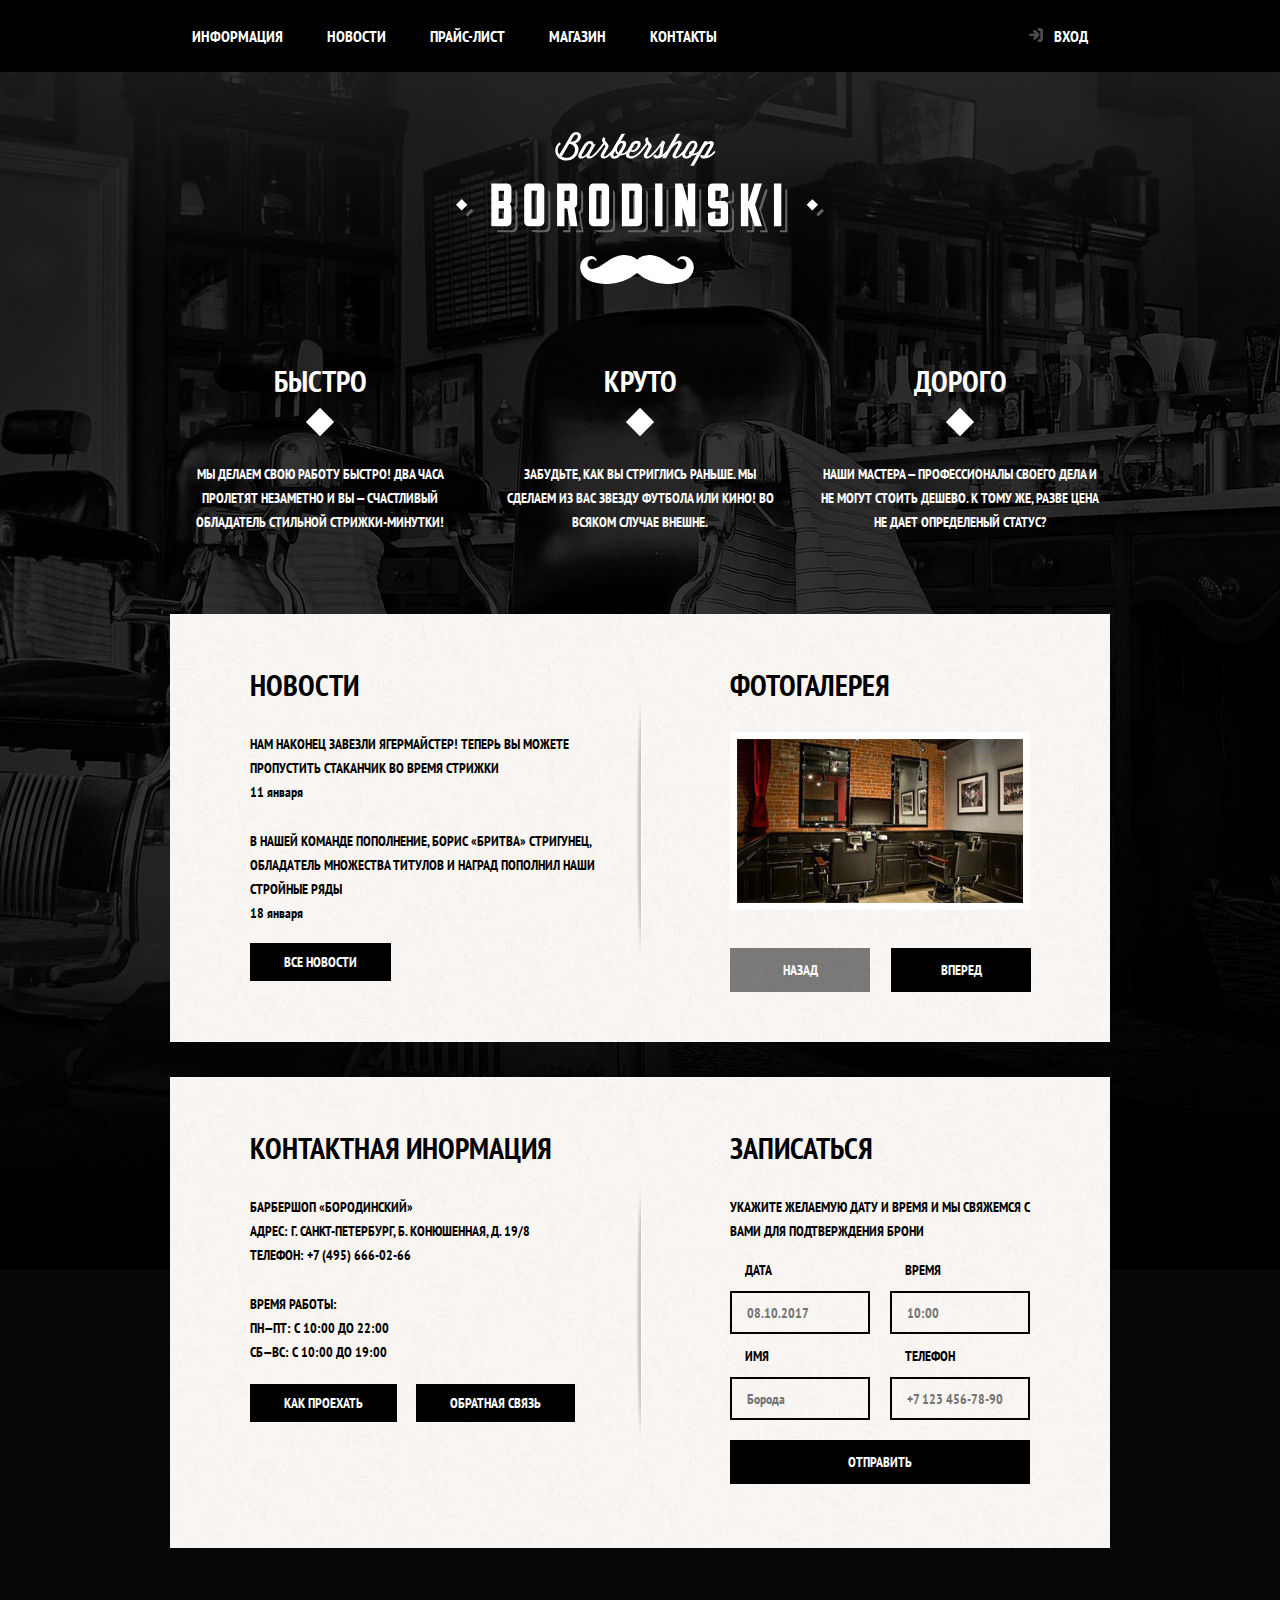
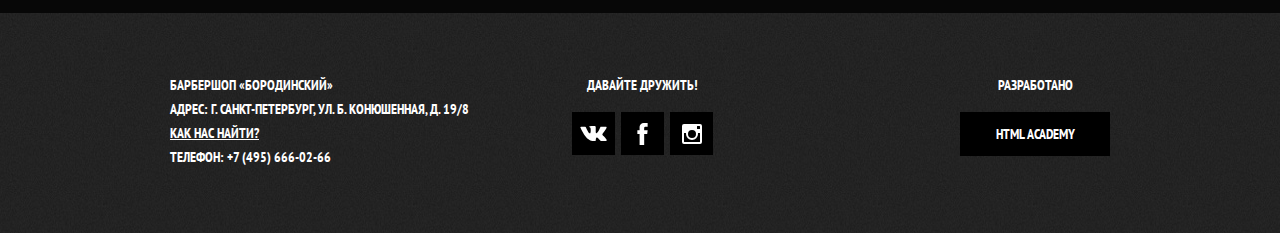
<file: index.html>
<!Doctype <!DOCTYPE html>
<html lang="ru">
<head>
    <meta charset="utf-8" />
    <link href="https://fonts.googleapis.com/css?family=PT+Sans+Narrow:400,700&amp;subset=cyrillic" rel="stylesheet">
    <link href="css/normalize.css" rel="stylesheet"> 
    <link href="css/style.css" rel="stylesheet">
    <title>Барбершоп «Бородинский»</title>
</head>
<body>
    <header class="main-header">
        <nav class="main-navigation">
            <a class="main-header-logo">
                <img src="img/index-logo.svg"  alt="логотип барбершопа"> <!-- width="368" height="153" -->
            </a>
            
            <div class="main-navigation-wrapper">
                <div class="container">
                    <ul class="site-navigation">
                        <li><a href="info.html">Информация</a></li>
                        <li><a href="news.html">Новости</a></li>
                        <li><a href="price.html">Прайс-лист</a></li>
                        <li><a href="catalog.html">Магазин</a></li>
                        <li><a href="contacts.html">Контакты</a></li>
                    </ul>
                    <ul class="user-navigation">
                        <li><a class="login-link" href="login.html">Вход</a></li>
                    </ul>
                </div>
            </div>
        </nav>
    </header>    

    <main class="container">

        <h1 class="visually-hidden">Барбершоп «Бородинский»</h1>

        <section class="features">
            <h2 class="visually-hidden">Преимущества</h2>
            <ul class="features-list">
                <li class="feature-item">
                    <h3>БЫСТРО</h3>
                    <p>МЫ ДЕЛАЕМ СВОЮ РАБОТУ БЫСТРО! ДВА ЧАСА ПРОЛЕТЯТ НЕЗАМЕТНО И ВЫ — СЧАСТЛИВЫЙ ОБЛАДАТЕЛЬ СТИЛЬНОЙ СТРИЖКИ-МИНУТКИ!</p>
                </li>
                <li class="feature-item">
                    <h3>КРУТО</h3>
                    <p>ЗАБУДЬТЕ, КАК ВЫ СТРИГЛИСЬ РАНЬШЕ. МЫ СДЕЛАЕМ ИЗ ВАС ЗВЕЗДУ ФУТБОЛА ИЛИ КИНО! ВО ВСЯКОМ СЛУЧАЕ ВНЕШНЕ.</p>
                </li>
                <li class="feature-item">
                    <h3>ДОРОГО</h3>
                    <p>НАШИ МАСТЕРА — ПРОФЕССИОНАЛЫ СВОЕГО ДЕЛА И НЕ МОГУТ СТОИТЬ ДЕШЕВО. К ТОМУ ЖЕ, РАЗВЕ ЦЕНА НЕ ДАЕТ ОПРЕДЕЛЕНЫЙ СТАТУС?</p>
                </li>
            </ul>
        </section>
        
        <div class="index-columns">
            <section class="news">
                <h2>НОВОСТИ</h2>
                <ul class="news-list">
                    <li class="news-item">
                        <p>НАМ НАКОНЕЦ ЗАВЕЗЛИ ЯГЕРМАЙСТЕР! ТЕПЕРЬ ВЫ МОЖЕТЕ ПРОПУСТИТЬ СТАКАНЧИК ВО ВРЕМЯ СТРИЖКИ</p>
                        <time datetime="2016-01-11">11 января</time>
                    </li>
                    <li class="news-item">
                        <p>В НАШЕЙ КОМАНДЕ ПОПОЛНЕНИЕ, БОРИС «БРИТВА» СТРИГУНЕЦ, ОБЛАДAТЕЛЬ МНОЖЕСТВА ТИТУЛОВ И НАГРАД ПОПОЛНИЛ НАШИ СТРОЙНЫЕ РЯДЫ</p>
                        <time datetime="2016-01-18">18 января</time>
                    </li>
                </ul>
                <a class="button" href="news.html">ВСЕ НОВОСТИ</a>
            </section>

            <section class="gallery">
                <h2>ФОТОГАЛЕРЕЯ</h2>
                <div class="gallery-container">
                    <figure class="gallery-content">
                        <a href="#"><img src="img/studio.jpg" alt="Интерьер"></a>
                    </figure>
                    <button class="button gallery-button gallery-button-back" type="button" disabled>Назад</button>
                    <button class="button gallery-button gallery-button-forward" type="button">Вперед</button>
                </div>
            </section>
        </div>
        
        <div class="index-columns">
            <section class="contacts">
                <h2>Контактная инормация</h2>
                <p>
                    БАРБЕРШОП «БОРОДИНСКИЙ»<br>
                    АДРЕС: Г. САНКТ-ПЕТЕРБУРГ, Б. КОНЮШЕННАЯ, Д. 19/8<br>
                    ТЕЛЕФОН: +7 (495) 666-02-66<br>   
                </p>
                <p>
                    ВРЕМЯ РАБОТЫ:<br>
                    ПН—ПТ: С 10:00 ДО 22:00<br>
                    СБ—ВС: С 10:00 ДО 19:00<br>
                </p>
                <a class="button contacts-button-map" href="map.html">Как проехать</a>
                <a class="button" href="contacts.html">ОБРАТНАЯ СВЯЗЬ</a>
            </section>
            
        
            <section class="appointment">
                <h2>ЗАПИСАТЬСЯ</h2>
                <p class="appointment-info">УКАЖИТЕ ЖЕЛАЕМУЮ ДАТУ И ВРЕМЯ И МЫ СВЯЖЕМСЯ С ВАМИ ДЛЯ ПОДТВЕРЖДЕНИЯ БРОНИ</p>
                <form class="appointment-form" action="https://echo.htmlacademy.ru" method="post">
                    <p class="appointment-item">
                        <label for="appointent-date">Дата</label>
                        <input type="text" name="date" id="appointment-date" value="" placeholder="08.10.2017">
                    </p>
                    <p class="appointment-item">
                        <label for="appointent-time">Время</label>
                        <input type="text" name="time" id="appointment-time" value="" placeholder="10:00">
                    </p>
                    <p class="appointment-item">
                        <label for="appointent-name">Имя</label>
                        <input type="text" name="name" id="appointment-name" value="" placeholder="Борода">
                    </p>
                    <p class="appointment-item">
                        <label for="appointent-tel">Телефон</label>
                        <input type="tel" name="tel" id="appointment-tel" value="" placeholder="+7 123 456-78-90">
                    </p>
                    <button class="button" type="submit">Отправить</button>
                </form>
            </section>
        </div>
    </main> 

   <footer class="main-footer"> 
       <div class="container">
            <p class="footer-contacts">
                БАРБЕРШОП «БОРОДИНСКИЙ»<br>
                АДРЕС: Г. САНКТ-ПЕТЕРБУРГ, УЛ. Б. КОНЮШЕННАЯ, Д. 19/8<br>
                <a href="map.html">КАК НАС НАЙТИ?</a><br>
                ТЕЛЕФОН: +7 (495) 666-02-66
            </p>
            <div class="footer-social">
                <b>ДАВАЙТЕ ДРУЖИТЬ!</b>
                <ul>
                    <li>
                        <a class="social-button" href="#">
                            <span class="visually-hidden">Вконтакте</span>
                            <svg xmlns="http://www.w3.org/2000/svg" width="27" height="15" viewBox="0 0 26.14 14.91">
                                <path d="M26 13.47l-.09-.17a13.55 13.55 0 0 0-2.6-3q-.87-.83-1.1-1.12A1 1 0 0 1 22 8a10.27 10.27 
                                0 0 1 1.22-1.78l.88-1.16q2.35-3.13 2-4L26 .94a.8.8 0 0 0-.4-.22 2.14 2.14 0 0 0-.87 0h-3.92a.51.51 
                                0 0 0-.27 0h-.3a.6.6 0 0 0-.15.14.93.93 0 0 0-.14.24 22.22 22.22 0 0 1-1.46 3.06q-.5.84-.93 1.46a7 
                                7 0 0 1-.71.91 4.94 4.94 0 0 1-.52.47q-.23.18-.35.15l-.23-.05a.9.9 0 0 1-.31-.33 1.49 1.49 0 0 
                                1-.16-.53V1.6a3.14 3.14 0 0 0 0-.62 2.12 2.12 0 0 0-.14-.44.73.73 0 0 0-.28-.33 1.57 1.57 0 0 0-.46-.18A9 
                                9 0 0 0 12.57 0a8.93 8.93 0 0 0-3.25.33 1.83 1.83 0 0 0-.52.41q-.25.3-.07.33a1.67 1.67 0 0 1 
                                1.16.59l.08.16a2.6 2.6 0 0 1 .19.63 6.32 6.32 0 0 1 .12 1 10.59 10.59 0 0 1 0 1.7q-.07.71-.13 
                                1.1a2.21 2.21 0 0 1-.18.64 2.69 2.69 0 0 1-.16.3l-.07.07a1 1 0 0 1-.37.07.86.86 0 0 1-.46-.19 3.27 
                                3.27 0 0 1-.56-.52 7 7 0 0 1-.66-.93q-.37-.6-.76-1.42l-.22-.39q-.2-.38-.56-1.11t-.62-1.43A.9.9 0 0 
                                0 5.2.9h-.07a.93.93 0 0 0-.22-.16A1.44 1.44 0 0 0 4.6.65L.87.68A1 1 0 0 0 .1.94L0 1a.44.44 0 0 0 0 
                                .22 1.08 1.08 0 0 0 .08.37Q.9 3.53 1.86 5.31t1.66 2.87Q4.23 9.27 5 10.24t1 1.24l.37.41.34.33a8.06 
                                8.06 0 0 0 1 .78 16.34 16.34 0 0 0 1.4.9 7.6 7.6 0 0 0 1.79.72 6.19 6.19 0 0 0 2 .22h1.57a1.08 1.08 
                                0 0 0 .72-.3l.05-.07a.9.9 0 0 0 .1-.25 1.38 1.38 0 0 0 0-.37 4.48 4.48 0 0 1 .09-1.05 2.77 2.77 0 0 
                                1 .23-.71 1.74 1.74 0 0 1 .29-.4 1.19 1.19 0 0 1 .23-.2h.11a.86.86 0 0 1 .77.21 4.52 4.52 0 0 1 
                                .83.79q.39.47.93 1.05a6.41 6.41 0 0 0 1 .87l.27.16a3.31 3.31 0 0 0 .71.3 1.53 1.53 0 0 0 
                                .76.07l3.48-.05a1.58 1.58 0 0 0 .8-.17.68.68 0 0 0 .34-.37 1.06 1.06 0 0 0 0-.46 1.71 1.71 0 0 0-.1-.36z" 
                                fill="#fff"/>
                            </svg>
                        </a>
                    </li>
                    <li>
                        <a class="social-button" href="#">
                            <span class="visually-hidden">Фейсбук</span>
                            <svg xmlns="http://www.w3.org/2000/svg" width="19" height="22" viewBox="0 0 10.15 21.74">
                                <path d="M3.34 1.12A4.77 4.77 0 0 1 6.53 0h3.61v3.81H7.81a1.07 1.07 0 0 0-1.09.83v2.55h3.42c-.08 
                                1.23-.24 2.45-.41 3.67h-3v10.87H2.21V10.86H0V7.21h2.19V3.66a3.83 3.83 0 0 1 1.15-2.54z" 
                                fill="#fff"/>
                            </svg>
                        </a>
                    </li>
                    <li>
                        <a class="social-button" href="#">
                            <span class="visually-hidden">Инстаграм</span>
                            <svg xmlns="http://www.w3.org/2000/svg" width="20" height="20" viewBox="0 0 20 20">
                                <path d="M18 0H2a2 2 0 0 0-2 2v16a2 2 0 0 0 2 2h16a2 2 0 0 0 2-2V2a2 2 0 0 0-2-2zm-8 
                                6a4 4 0 1 1-4 4 4 4 0 0 1 4-4zM2.5 18a.47.47 0 0 1-.5-.5V9h2.1a3.4 3.4 0 0 0-.1 1 6 
                                6 0 1 0 12 0 3.4 3.4 0 0 0-.1-1H18v8.5a.47.47 0 0 1-.5.5zM18 4.5a.47.47 0 0 1-.5.5h-2a.47.47 
                                0 0 1-.5-.5v-2a.47.47 0 0 1 .5-.5h2a.47.47 0 0 1 .5.5z" 
                                fill="#fff"/>
                            </svg>
                         </a></li>
                </ul>
            </div>
            <p class="footer-copyright">
                <b>Разработано</b>
                <a class="button" href="htmlacademy.ru">HTML ACADEMY</a>
            </p>
        </div>
    </footer>

    <section class="modal modal-login">
        <h2>Личный кабинет</h2>
        <p>Введите свой логин и пароль</p>
        <form class="login-form" action="https://echo.htmlacademy.ru" method="post">
          <p>
            <label class="visually-hidden" for="user-login">Логин</label>               
            <input class="login-icon-user" id="user-login" type="text" name="login" plasceholder="Логин">
          </p>  
          
          <p>
            <label class="visually-hidden" for="user-password">Пароль</label>               
            <input class="login-icon-password" id="user-password" type="password" name="password" plasceholder="Пароль">
          </p>
          
          <p class="login-help">
              <label class="login-checkbox">
                  <input type="checkbox" class="visually-hidden" name="remember">
                  <span class="checkbox-indicator"></span>
                  Запомните меня
              </label>
              <a href="#" class="restore">я забыл пароль</a>
          </p>
          <button type="submit" class="button">Войти</button>
        </form>
        <button class="modal-close" type="button">Закрыть</button>
    </section>

    <section class="modal modal-map">
            <h2 class="visually-hidden">Как до нас добраться</h2>
            <iframe src="https://www.google.com/maps/embed?pb=!1m18!1m12!1m3!1d1998.6037872533277!2d30.320858716096975!3d59.93871648187614!2m3!1f0!2f0!3f0!3m2!1i1024!2i768!4f13.1!3m3!1m2!1s0x4696310fca145cc1%3A0x42b32648d8238007!2z0JHQvtC70YzRiNCw0Y8g0JrQvtC90Y7RiNC10L3QvdCw0Y8g0YPQuy4sIDE5LzgsINCh0LDQvdC60YIt0J_QtdGC0LXRgNCx0YPRgNCzLCDQoNC-0YHRgdC40Y8sIDE5MTE4Ng!5e0!3m2!1sru!2sua!4v1547258274541" 
                width="766" height="561"  allowfullscreen></iframe>
            <p>
                <img src="img/map.jpg" width="766" height="561" alt="офис компании по адресу: улица Большая Конюшенная, дом 19/8, САНКТ-ПЕТЕРБУРГ">
            </p>
            <button class="modal-close" type="button">Закрыть</button>
    </section>

<script>
    var link = document.querySelector('.login-link');

    var popup = document.querySelector('.modal-login');

    var close = document.querySelector('.modal-close');

    var login = popup.querySelector('[name=login]');
    var password = popup.querySelector('[name=password]');

    var form = popup.querySelector('form');

    var isStorageSupport = true;
    var storage = '';

    try
        {
            storage = localStorage.getItem('login');
        }
    catch (err)
        {
            isStorageSupport = false;
        }

    link.addEventListener('click', function(evt){
        evt.preventDefault();
        popup.classList.add('modal-show');

        if (storage)
            {
                login.value = storage;
                password.focus();
            }
        else
            {
                login.focus();
            }
    });

    close.addEventListener('click', function(evt){
        evt.preventDefault();
        popup.classList.remove('modal-show');
        popup.classList.remove('modal-error');
    });

    window.addEventListener('keydown', function(evt)
    {
        if(evt.keyCode===27)
            {
                evt.preventDefault();
                if(popup.classList.contains('modal-show'))
                    {
                        popup.classList.remove('modal-show');
                        popup.classList.remove('modal-error');
                    }
            }
    });

    form.addEventListener('submit', function(evt)
        {
            if(!login.value||!password.value)
                {
                    evt.preventDefault();
                    popup.classList.remove('modal-error');
                    popup.offsetWidth = popup.offsetWidth;
                    popup.classList.add('modal-error');
                }
            else
                {
                    if(isStorageSupport)
                            {
                                localStorage.setItem('login',login.value);
                            }
                }
        });

   

    var mapLink = document.querySelector('.contacts-button-map');

    var mapPopUp = document.querySelector('.modal-map');

    var mapClose = mapPopUp.querySelector('.modal-close');

    mapLink.addEventListener('click', function(evt){
        evt.preventDefault();
            mapPopUp.classList.add('modal-show');
        });

    mapClose.addEventListener('click', function(evt){
        evt.preventDefault();
        mapPopUp.classList.remove('modal-show');
  
    });

    window.addEventListener('keydown', function(evt)
    {
        if(evt.keyCode===27)
            {
                evt.preventDefault();
                if(mapPopUp.classList.contains('modal-show'))
                    {
                        mapPopUp.classList.remove('modal-show');
                    }
            }
    });

</script>

</body>
</html>
</file>
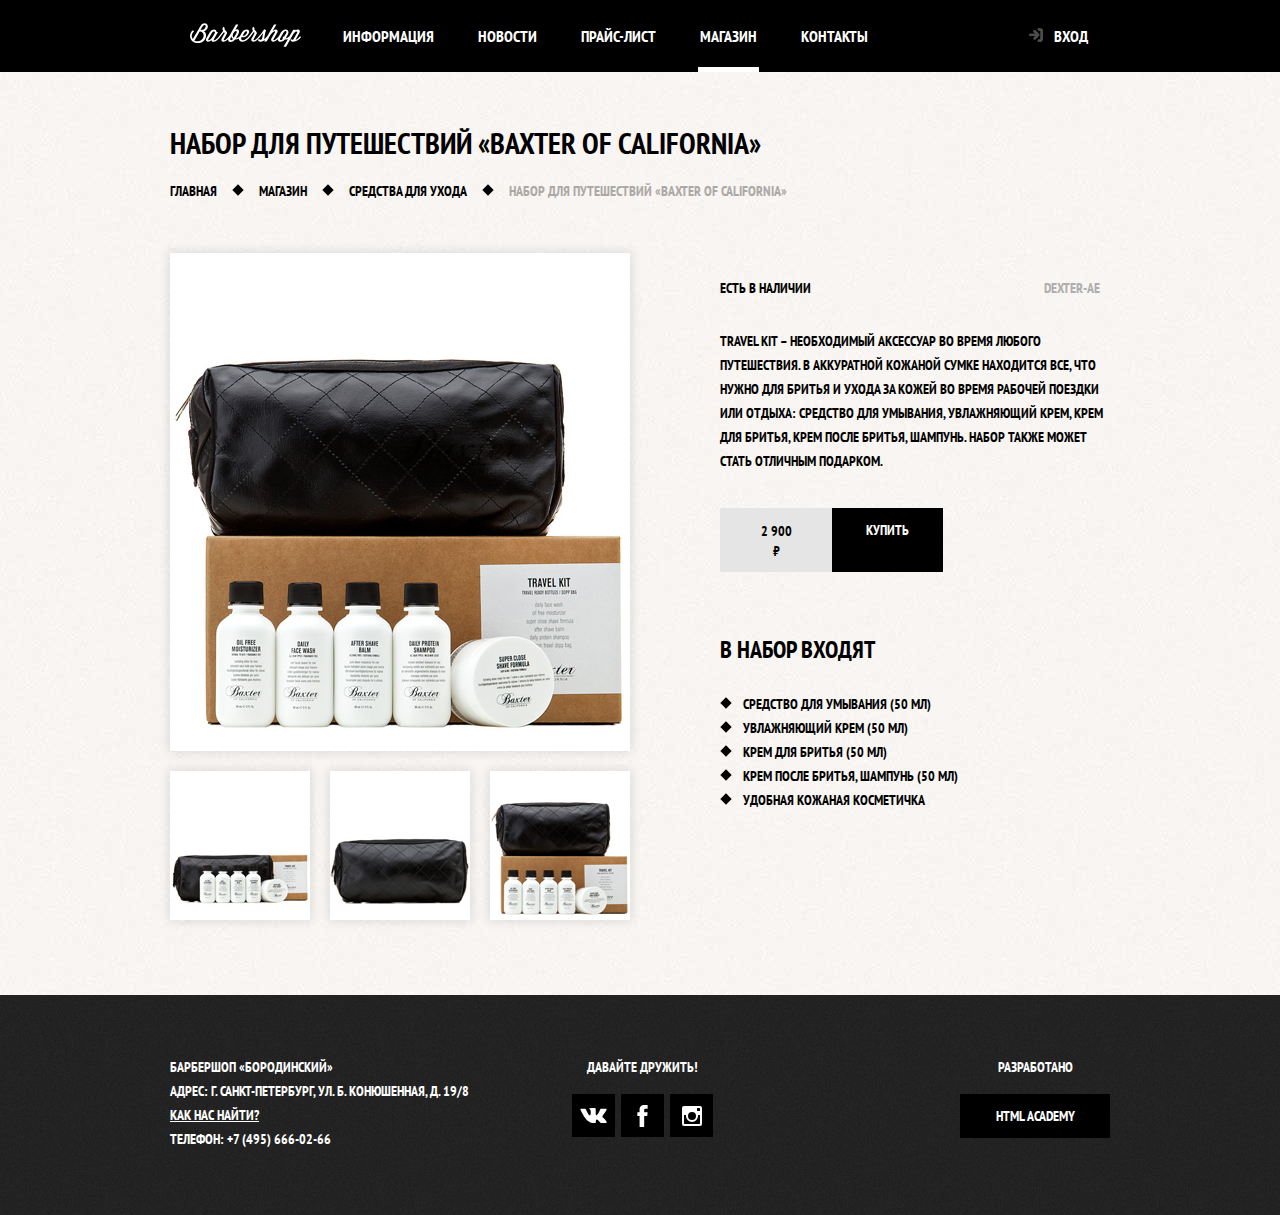
<file: item.html>
<!Doctype <!DOCTYPE html>
<html lang="ru">
<head>
    <meta charset="utf-8" />
    <link href="https://fonts.googleapis.com/css?family=PT+Sans+Narrow:400,700&amp;subset=cyrillic" rel="stylesheet"> 
    <link href="css/normalize.css" rel="stylesheet"> 
    <link href="css/style.css" rel="stylesheet">
    <title>Барбершоп «Бородинский»</title>
</head>

<body class="inner-page">
    
    <header class="main-header">
        <nav class="main-navigation container">
            <a class="main-header-logo" href="index.html">
                <img src="img/logo.svg" alt="логотип барбершопа"> 
                <!-- width="111" height="24"  -->
            </a>
            <ul class="site-navigation">
                <li><a href="info.html">ИНФОРМАЦИЯ</a></li>
                <li><a href="news.html">НОВОСТИ</a></li>
                <li><a href="price.html">ПРАЙС-ЛИСТ</a></li>
                <li class="site-navigation-current"><a href="catalog.html">МАГАЗИН</a></li>
                <li><a href="contacts.html">КОНТАКТЫ</a></li>
            </ul>
            <ul class="user-navigation">
                <li><a class="login-link" href="login.html">Вход</a></li>
            </ul>
        </nav>
    </header> 

    <main class="container">

        <h1 class="page-title">набор для путешествий «Baxter of California»</h1>
        
        <ul class="breadcrumbs">
            <li><a href="#">ГЛАВНАЯ</a></li>
            <li><a href="#">МАГАЗИН</a></li>
            <li><a href="#">СРЕДСТВА ДЛЯ УХОДА</a></li>
            <li class="breadcrumbs-current">набор для путешествий «Baxter of California»</li>
        </ul>

        <div class="catalog-columns">

        <section class="product-photos">
            <h2 class="visually-hidden">ИЗОБРАЖЕНИЯ ТОВАРА</h2>
            <p class="product-photo-full">
                <img src="img/product-big.jpg" width="460" height="498" alt="Общее фото товара">
            </p>
            <ul class="product-photo-preview">
                <li><img src="img/smallproduct-1.jpg" width="140" height="149" alt="фото в анфас"></li>
                <li><img src="img/smallproduct-2.jpg" width="140" height="149" alt="фото в профиль"></li>
                <li><img src="img/smallproduct-3.jpg" width="140" height="149" alt="фото отдельной части"></li>
            </ul>
        </section>

        <section class="product-info">
            <div class="product-description">
                <h2 class="visually-hidden">Описание товара</h2>
                <p class="product-availability">есть в наличии</p>
                <p class="product-article">DEXTER-AE</p>
            </div>
            <p class="product-text">Travel Kit – необходимый аксессуар во время любого путешествия. В аккуратной кожаной сумке находится все, что нужно для бритья и ухода за кожей во время рабочей поездки или отдыха: средство для умывания, увлажняющий крем, крем для бритья, крем после бритья, шампунь. Набор также может стать отличным подарком.</p>
            <p class="product-price">
                    <b>2 900 ₽</b>
                    <a class="button" href="#">КУПИТЬ</a>
                </p>
            
            <h3>В набор входят</h3>
            <ul>
                <li>Средство для умывания (50 мл)</li>
                <li>Увлажняющий крем (50 мл)</li>
                <li>Крем для бритья (50 мл)</li>
                <li>Крем после бритья, шампунь (50 мл)</li>
                <li>Удобная кожаная косметичка</li>
            </ul>
        </section>
        </div>
    </main>

    <footer class="main-footer"> 
            <div class="container">
                <p class="footer-contacts">
                    БАРБЕРШОП «БОРОДИНСКИЙ»<br>
                    АДРЕС: Г. САНКТ-ПЕТЕРБУРГ, УЛ. Б. КОНЮШЕННАЯ, Д. 19/8<br>
                    <a href="map.html">КАК НАС НАЙТИ?</a><br>
                    ТЕЛЕФОН: +7 (495) 666-02-66
                </p>
                <div class="footer-social">
                    <b>ДАВАЙТЕ ДРУЖИТЬ!</b>
                    <ul>
                        <li>
                            <a class="social-button" href="#">
                                <span class="visually-hidden">Вконтакте</span>
                                <svg xmlns="http://www.w3.org/2000/svg" width="27" height="15" viewBox="0 0 26.14 14.91">
                                    <path d="M26 13.47l-.09-.17a13.55 13.55 0 0 0-2.6-3q-.87-.83-1.1-1.12A1 1 0 0 1 22 8a10.27 10.27 
                                    0 0 1 1.22-1.78l.88-1.16q2.35-3.13 2-4L26 .94a.8.8 0 0 0-.4-.22 2.14 2.14 0 0 0-.87 0h-3.92a.51.51 
                                    0 0 0-.27 0h-.3a.6.6 0 0 0-.15.14.93.93 0 0 0-.14.24 22.22 22.22 0 0 1-1.46 3.06q-.5.84-.93 1.46a7 
                                    7 0 0 1-.71.91 4.94 4.94 0 0 1-.52.47q-.23.18-.35.15l-.23-.05a.9.9 0 0 1-.31-.33 1.49 1.49 0 0 
                                    1-.16-.53V1.6a3.14 3.14 0 0 0 0-.62 2.12 2.12 0 0 0-.14-.44.73.73 0 0 0-.28-.33 1.57 1.57 0 0 0-.46-.18A9 
                                    9 0 0 0 12.57 0a8.93 8.93 0 0 0-3.25.33 1.83 1.83 0 0 0-.52.41q-.25.3-.07.33a1.67 1.67 0 0 1 
                                    1.16.59l.08.16a2.6 2.6 0 0 1 .19.63 6.32 6.32 0 0 1 .12 1 10.59 10.59 0 0 1 0 1.7q-.07.71-.13 
                                    1.1a2.21 2.21 0 0 1-.18.64 2.69 2.69 0 0 1-.16.3l-.07.07a1 1 0 0 1-.37.07.86.86 0 0 1-.46-.19 3.27 
                                    3.27 0 0 1-.56-.52 7 7 0 0 1-.66-.93q-.37-.6-.76-1.42l-.22-.39q-.2-.38-.56-1.11t-.62-1.43A.9.9 0 0 
                                    0 5.2.9h-.07a.93.93 0 0 0-.22-.16A1.44 1.44 0 0 0 4.6.65L.87.68A1 1 0 0 0 .1.94L0 1a.44.44 0 0 0 0 
                                    .22 1.08 1.08 0 0 0 .08.37Q.9 3.53 1.86 5.31t1.66 2.87Q4.23 9.27 5 10.24t1 1.24l.37.41.34.33a8.06 
                                    8.06 0 0 0 1 .78 16.34 16.34 0 0 0 1.4.9 7.6 7.6 0 0 0 1.79.72 6.19 6.19 0 0 0 2 .22h1.57a1.08 1.08 
                                    0 0 0 .72-.3l.05-.07a.9.9 0 0 0 .1-.25 1.38 1.38 0 0 0 0-.37 4.48 4.48 0 0 1 .09-1.05 2.77 2.77 0 0 
                                    1 .23-.71 1.74 1.74 0 0 1 .29-.4 1.19 1.19 0 0 1 .23-.2h.11a.86.86 0 0 1 .77.21 4.52 4.52 0 0 1 
                                    .83.79q.39.47.93 1.05a6.41 6.41 0 0 0 1 .87l.27.16a3.31 3.31 0 0 0 .71.3 1.53 1.53 0 0 0 
                                    .76.07l3.48-.05a1.58 1.58 0 0 0 .8-.17.68.68 0 0 0 .34-.37 1.06 1.06 0 0 0 0-.46 1.71 1.71 0 0 0-.1-.36z" 
                                    fill="#fff"/>
                                </svg>
                            </a>
                        </li>
                        <li>
                            <a class="social-button" href="#">
                                <span class="visually-hidden">Фейсбук</span>
                                <svg xmlns="http://www.w3.org/2000/svg" width="19" height="22" viewBox="0 0 10.15 21.74">
                                    <path d="M3.34 1.12A4.77 4.77 0 0 1 6.53 0h3.61v3.81H7.81a1.07 1.07 0 0 0-1.09.83v2.55h3.42c-.08 
                                    1.23-.24 2.45-.41 3.67h-3v10.87H2.21V10.86H0V7.21h2.19V3.66a3.83 3.83 0 0 1 1.15-2.54z" 
                                    fill="#fff"/>
                                </svg>
                            </a>
                        </li>
                        <li>
                            <a class="social-button" href="#">
                                <span class="visually-hidden">Инстаграм</span>
                                <svg xmlns="http://www.w3.org/2000/svg" width="20" height="20" viewBox="0 0 20 20">
                                    <path d="M18 0H2a2 2 0 0 0-2 2v16a2 2 0 0 0 2 2h16a2 2 0 0 0 2-2V2a2 2 0 0 0-2-2zm-8 
                                    6a4 4 0 1 1-4 4 4 4 0 0 1 4-4zM2.5 18a.47.47 0 0 1-.5-.5V9h2.1a3.4 3.4 0 0 0-.1 1 6 
                                    6 0 1 0 12 0 3.4 3.4 0 0 0-.1-1H18v8.5a.47.47 0 0 1-.5.5zM18 4.5a.47.47 0 0 1-.5.5h-2a.47.47 
                                    0 0 1-.5-.5v-2a.47.47 0 0 1 .5-.5h2a.47.47 0 0 1 .5.5z" 
                                    fill="#fff"/>
                                </svg>
                            </a></li>
                    </ul>
                </div>
                <p class="footer-copyright">
                    <b>Разработано</b>
                    <a class="button" href="htmlacademy.ru">HTML ACADEMY</a>
                </p>
            </div>
            
    </footer>

<section class="modal modal-login">
    <h2>Личный кабинет</h2>
    <p>Введите свой логин и пароль</p>
    <form class="login-form" action="https://echo.htmlacademy.ru" method="post">
      <p>
        <label class="visually-hidden" for="user-login">Логин</label>               
        <input class="login-icon-user" id="user-login" type="text" name="login" plasceholder="Логин">
      </p>  
      
      <p>
        <label class="visually-hidden" for="user-password">Пароль</label>               
        <input class="login-icon-password" id="user-password" type="password" name="password" plasceholder="Пароль">
      </p>
      
      <p class="login-password-info">
          <label class="login-checkbox">
              <input type="checkbox" class="visually-hidden" name="reember">
              <span class="checkbox-indicator"></span>
              Запомните меня
          </label>
          <a href="#" class="restore">я забыл пароль</a>
      </p>
      <button type="submit" class="button">Войти</button>
      </form>
      <button class="modal-close" type="button">Закрыть</button>

</section>
<section class="map modal-map">
        <h2 class="visually-hidden">Как до нас добраться</h2>
        <img src="img/map.jpg" width="780" height="560" alt="офис компании по адресу: улица Большая Конюшенная, дом 19/8, САНКТ-ПЕТЕРБУРГ">
        <button class="modal-close" type="button">Закрыть</button>
</section>
</body>
</html>
</file>
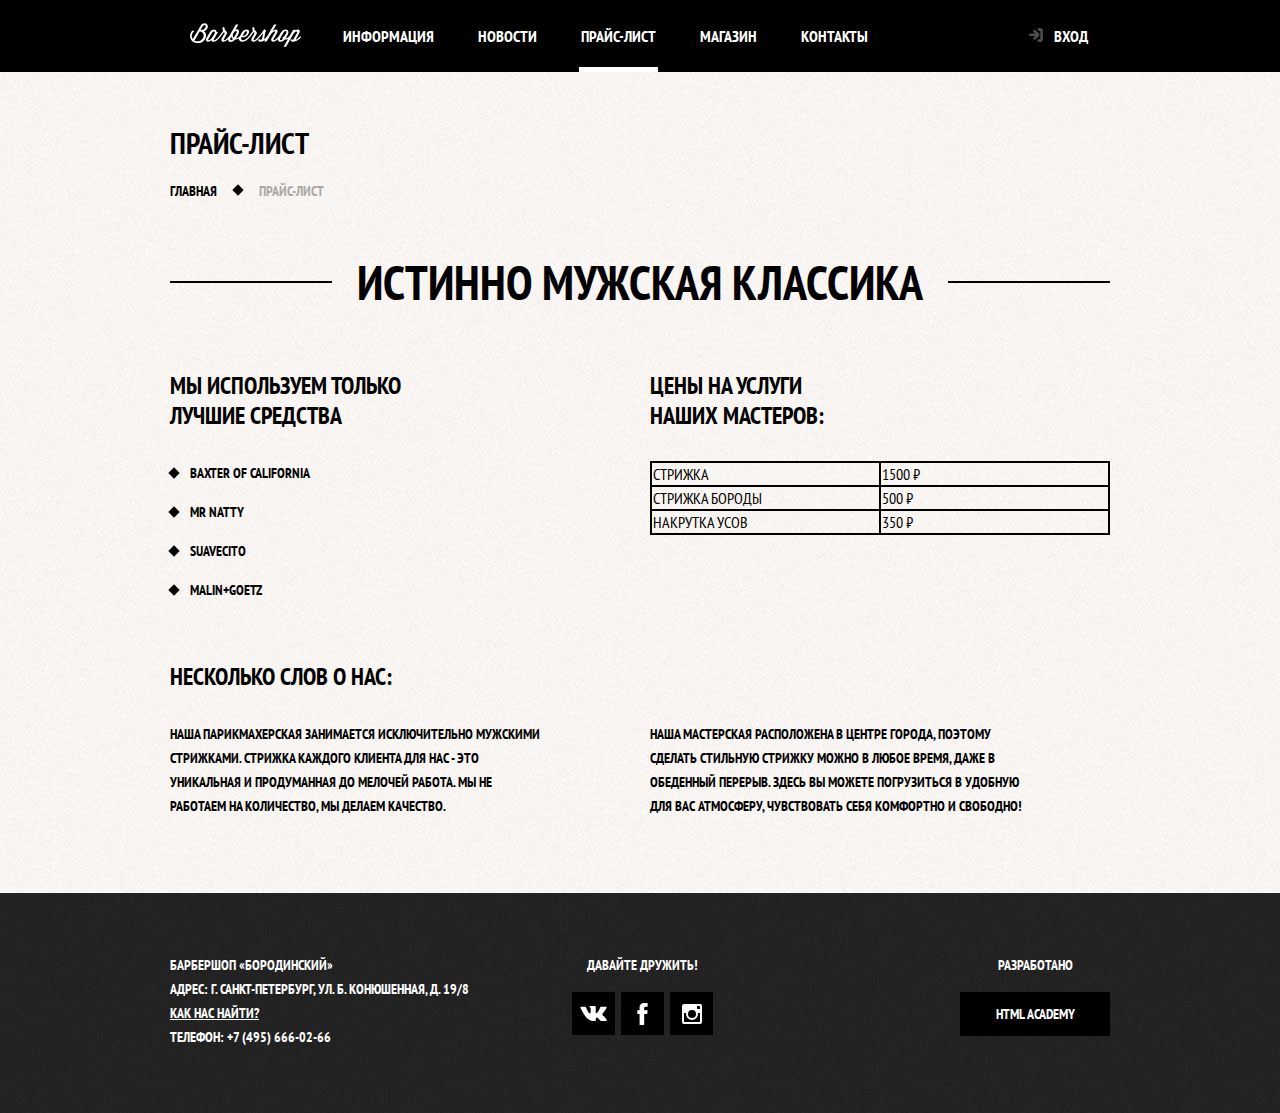
<file: price.html>
<!Doctype <!DOCTYPE html>
<html lang="ru">
<head>
    <meta charset="utf-8" />
    <link href="https://fonts.googleapis.com/css?family=PT+Sans+Narrow:400,700&amp;subset=cyrillic" rel="stylesheet">
    <link href="css/normalize.css" rel="stylesheet"> 
    <link href="css/style.css" rel="stylesheet">
    <title>Барбершоп «Бородинский»</title>
</head>
<body class="inner-page">

        <header class="main-header">
        <nav class="main-navigation container">
            <a class="main-header-logo" href="index.html">
                <img src="img/logo.svg" alt="логотип барбершопа"> 
                <!-- width="111" height="24"  -->
            </a>
            <ul class="site-navigation">
                <li><a href="info.html">ИНФОРМАЦИЯ</a></li>
                <li><a href="news.html">НОВОСТИ</a></li>
                <li  class="site-navigation-current"><a href="price.html">ПРАЙС-ЛИСТ</a></li>
                <li><a href="catalog.html">МАГАЗИН</a></li>
                <li><a href="contacts.html">КОНТАКТЫ</a></li>
            </ul>
            <ul class="user-navigation">
                <li><a class="login-link" href="login.html">Вход</a></li>
            </ul>
        </nav>
    </header> 

    <main class="container">

        <h1 class="page-title">Прайс-лист</h1>

        <div class="inner-page-container">
            <ul class="breadcrumbs">
                <li><a href="#">ГЛАВНАЯ</a></li>
                <li class="breadcrumbs-current">Прайс-лист</li>
            </ul>
        </div>

        <section class="inner-content">
            <h2 class="big-heading">ИСТИННО МУЖСКАЯ КЛАССИКА</h2>
            
            <div class="inner-columns">
                <div class="inner-column-left">
                    <h2>Мы используем только<br> лучшие средства</h2>
                    <ul class="custom-list-1">
                        <li>Baxter of California</li>
                        <li>Mr Natty</li>
                        <li>Suavecito</li>
                        <li>Malin+Goetz</li>
                    </ul>
                </div>
                
                <div class="inner-column-right">
                    <h2>Цены на услуги<br> наших мастеров:</h2>
                    <table class="custom-table-1">
                        <tr>
                            <td>Стрижка</td>
                            <td>1500 ₽</td>
                        </tr>
                        <tr>
                            <td>Стрижка бороды</td>
                            <td>500 ₽</td>
                        </tr>
                        <tr>
                            <td>Накрутка усов</td>
                            <td>350 ₽</td>
                        </tr>
                    </table>
                </div>
            </div>

            <div class="inner-columns">
                <h2>Несколько слов о нас:</h2>
                <div class="inner-column-left">
                    <p class="short-text">Наша парикмахерская занимается исключительно мужскими стрижками. 
                        Стрижка каждого клиента для нас - это уникальная и продуманная до мелочей работа. 
                        Мы не работаем на количество, мы делаем качество.</p>
                </div>
                <div class="inner-column-right">
                    <p class="short-text">Наша мастерская расположена в центре города, поэтому сделать стильную стрижку можно 
                        в любое время, даже в обеденный перерыв. Здесь вы можете погрузиться в удобную для 
                        вас атмосферу, чувствовать себя комфортно и свободно!</p>
                </div>
            </div>               
        </section>
    </main>

   <footer class="main-footer"> 
       <div class="container">
            <p class="footer-contacts">
                БАРБЕРШОП «БОРОДИНСКИЙ»<br>
                АДРЕС: Г. САНКТ-ПЕТЕРБУРГ, УЛ. Б. КОНЮШЕННАЯ, Д. 19/8<br>
                <a href="map.html">КАК НАС НАЙТИ?</a><br>
                ТЕЛЕФОН: +7 (495) 666-02-66
            </p>
            <div class="footer-social">
                <b>ДАВАЙТЕ ДРУЖИТЬ!</b>
                <ul>
                    <li>
                        <a class="social-button" href="#">
                            <span class="visually-hidden">Вконтакте</span>
                            <svg xmlns="http://www.w3.org/2000/svg" width="27" height="15" viewBox="0 0 26.14 14.91">
                                <path d="M26 13.47l-.09-.17a13.55 13.55 0 0 0-2.6-3q-.87-.83-1.1-1.12A1 1 0 0 1 22 8a10.27 10.27 
                                0 0 1 1.22-1.78l.88-1.16q2.35-3.13 2-4L26 .94a.8.8 0 0 0-.4-.22 2.14 2.14 0 0 0-.87 0h-3.92a.51.51 
                                0 0 0-.27 0h-.3a.6.6 0 0 0-.15.14.93.93 0 0 0-.14.24 22.22 22.22 0 0 1-1.46 3.06q-.5.84-.93 1.46a7 
                                7 0 0 1-.71.91 4.94 4.94 0 0 1-.52.47q-.23.18-.35.15l-.23-.05a.9.9 0 0 1-.31-.33 1.49 1.49 0 0 
                                1-.16-.53V1.6a3.14 3.14 0 0 0 0-.62 2.12 2.12 0 0 0-.14-.44.73.73 0 0 0-.28-.33 1.57 1.57 0 0 0-.46-.18A9 
                                9 0 0 0 12.57 0a8.93 8.93 0 0 0-3.25.33 1.83 1.83 0 0 0-.52.41q-.25.3-.07.33a1.67 1.67 0 0 1 
                                1.16.59l.08.16a2.6 2.6 0 0 1 .19.63 6.32 6.32 0 0 1 .12 1 10.59 10.59 0 0 1 0 1.7q-.07.71-.13 
                                1.1a2.21 2.21 0 0 1-.18.64 2.69 2.69 0 0 1-.16.3l-.07.07a1 1 0 0 1-.37.07.86.86 0 0 1-.46-.19 3.27 
                                3.27 0 0 1-.56-.52 7 7 0 0 1-.66-.93q-.37-.6-.76-1.42l-.22-.39q-.2-.38-.56-1.11t-.62-1.43A.9.9 0 0 
                                0 5.2.9h-.07a.93.93 0 0 0-.22-.16A1.44 1.44 0 0 0 4.6.65L.87.68A1 1 0 0 0 .1.94L0 1a.44.44 0 0 0 0 
                                .22 1.08 1.08 0 0 0 .08.37Q.9 3.53 1.86 5.31t1.66 2.87Q4.23 9.27 5 10.24t1 1.24l.37.41.34.33a8.06 
                                8.06 0 0 0 1 .78 16.34 16.34 0 0 0 1.4.9 7.6 7.6 0 0 0 1.79.72 6.19 6.19 0 0 0 2 .22h1.57a1.08 1.08 
                                0 0 0 .72-.3l.05-.07a.9.9 0 0 0 .1-.25 1.38 1.38 0 0 0 0-.37 4.48 4.48 0 0 1 .09-1.05 2.77 2.77 0 0 
                                1 .23-.71 1.74 1.74 0 0 1 .29-.4 1.19 1.19 0 0 1 .23-.2h.11a.86.86 0 0 1 .77.21 4.52 4.52 0 0 1 
                                .83.79q.39.47.93 1.05a6.41 6.41 0 0 0 1 .87l.27.16a3.31 3.31 0 0 0 .71.3 1.53 1.53 0 0 0 
                                .76.07l3.48-.05a1.58 1.58 0 0 0 .8-.17.68.68 0 0 0 .34-.37 1.06 1.06 0 0 0 0-.46 1.71 1.71 0 0 0-.1-.36z" 
                                fill="#fff"/>
                            </svg>
                        </a>
                    </li>
                    <li>
                        <a class="social-button" href="#">
                            <span class="visually-hidden">Фейсбук</span>
                            <svg xmlns="http://www.w3.org/2000/svg" width="19" height="22" viewBox="0 0 10.15 21.74">
                                <path d="M3.34 1.12A4.77 4.77 0 0 1 6.53 0h3.61v3.81H7.81a1.07 1.07 0 0 0-1.09.83v2.55h3.42c-.08 
                                1.23-.24 2.45-.41 3.67h-3v10.87H2.21V10.86H0V7.21h2.19V3.66a3.83 3.83 0 0 1 1.15-2.54z" 
                                fill="#fff"/>
                            </svg>
                        </a>
                    </li>
                    <li>
                        <a class="social-button" href="#">
                            <span class="visually-hidden">Инстаграм</span>
                            <svg xmlns="http://www.w3.org/2000/svg" width="20" height="20" viewBox="0 0 20 20">
                                <path d="M18 0H2a2 2 0 0 0-2 2v16a2 2 0 0 0 2 2h16a2 2 0 0 0 2-2V2a2 2 0 0 0-2-2zm-8 
                                6a4 4 0 1 1-4 4 4 4 0 0 1 4-4zM2.5 18a.47.47 0 0 1-.5-.5V9h2.1a3.4 3.4 0 0 0-.1 1 6 
                                6 0 1 0 12 0 3.4 3.4 0 0 0-.1-1H18v8.5a.47.47 0 0 1-.5.5zM18 4.5a.47.47 0 0 1-.5.5h-2a.47.47 
                                0 0 1-.5-.5v-2a.47.47 0 0 1 .5-.5h2a.47.47 0 0 1 .5.5z" 
                                fill="#fff"/>
                            </svg>
                         </a></li>
                </ul>
            </div>
            <p class="footer-copyright">
                <b>Разработано</b>
                <a class="button" href="htmlacademy.ru">HTML ACADEMY</a>
            </p>
        </div>
    </footer>

    <section class="modal modal-login">
        <h2>Личный кабинет</h2>
        <p>Введите свой логин и пароль</p>
        <form class="login-form" action="https://echo.htmlacademy.ru" method="post">
          <p>
            <label class="visually-hidden" for="user-login">Логин</label>               
            <input class="login-icon-user" id="user-login" type="text" name="login" plasceholder="Логин">
          </p>  
          
          <p>
            <label class="visually-hidden" for="user-password">Пароль</label>               
            <input class="login-icon-password" id="user-password" type="password" name="password" plasceholder="Пароль">
          </p>
          
          <p class="login-help">
              <label class="login-checkbox">
                  <input type="checkbox" class="visually-hidden" name="remember">
                  <span class="checkbox-indicator"></span>
                  Запомните меня
              </label>
              <a href="#" class="restore">я забыл пароль</a>
          </p>
          <button type="submit" class="button">Войти</button>
        </form>
        <button class="modal-close" type="button">Закрыть</button>
    </section>
</body>
</html>
</file>
<file: css/style.css>
body {
    margin: 0;
    padding: 0;

    font-family: 'PT Sans Narrow', Arial, sans-serif;
    font-size: 14px;
    line-height: 24px;
    font-weight: 700;
    color: #ffffff;
    text-transform: uppercase;

    background-color: #000000;
    background-image: url("../img/bg.jpg");
    background-position: top center;
    background-repeat: no-repeat;
}

.inner-page{
    color: #000000;

    background-color: #f8f5f2;
    background-image: url("../img/pattern-light.jpg");
    background-position: 0 0;
    background-repeat: repeat;
}

.inner-page .main-header{
    margin-bottom: 50px;
    background-color: #000000;
}

.main-navigation{
    font-size: 16px;
    line-height: 20px;
    color: #ffffff;
    
    display: flex;
    flex-direction: column;
    align-items: center;

    background-color: transparent;
}

.inner-page .main-navigation{
    display: flex;
    align-items: flex-start;
    flex-direction: row;
}

.inner-page .user-navigation{
    margin-left: auto;
}

.main-header-logo{
    width:368px;
    height: 153px;
      
    order: 2;
}

.inner-page .main-header-logo{
    order: 0;
    width: 111; 
    height: 24;

    padding: 23px 20px;
}

.inner-content{
    margin-bottom: 75px;
}

.inner-content h2{
    margin-top: 60px;
    margin-bottom: 30px;

    font-size: 24px;
    line-height: 30px;
}

.inner-content h3{
    margin-top: 60px;
    margin-bottom: 30px;

    font-size: 20px;
    line-height: 24px;
}

.inner-content h2+h3{
    margin-top: 30px;
}

.inner-content p{
    margin: 14px 0;
}

.inner-content td{
    margin: 10px 15px;
    
    border: 2px solid #000;
}

.inner-content table{
    border-collapse: collapse;
}

.inner-content .big-heading{
    display: flex;
    align-items: center;

    margin-top: 55px;
    margin-bottom: 65px;

    font-size: 48px;
    line-height: 48px;

    text-align: center;
}

.inner-content .big-heading::before,
.inner-content .big-heading::after{
    content: "";

    height: 2px;
    width: 50px;

    background-color: #000;

    flex-grow: 1;
    flex-shrink: 0;
}

.inner-content .big-heading::before{
    margin-right: 25px;
}

.inner-content .big-heading::after{
    margin-left: 25px;
}

.custom-list-1{
    margin: 14px 0;
    padding: 0;

    list-style: none;
}

.custom-list-1 li{
    position: relative;

    margin-bottom: 15px;
    padding-left: 20px;
}

.custom-list-1 li::before{
    content: "";

    position: absolute;
    top: 8px;
    left: 0;

    width: 8px;
    height: 8px;

    transform: rotate(45deg);

    background-color: #000;
}

.custom-table-1{
    width: 100%;
}

.custom-table-1 td{
    width: 50%;
}

.custom-table td:last-child{
    text-align: center;
}

.inner-columns{
    display: flex;
    flex-wrap: wrap;
    justify-content: space-between;

    margin: 60px 0;
}

.inner-columns > h2:first-child{
    width: 100%;
    margin-top: 0;
}

.inner-column-left,
.inner-column-right{
    width: 460px;
}

.inner-column-left *:first-child,
.inner-column-right *:first-child{
    margin-top: 0;
}

.inner-column-left *:last-child,
.inner-column-right *:last-child{
    margin-bottom: 0;
}

.short-text{
    padding-right: 80px;
}

.page-title{
    font-size: 30px;
    line-height: 42px;

    margin: 0;
    margin-bottom: 15px;
    padding: 0;

    min-height: 42px;
}

.breadcrumbs{
    display: flex;
    justify-content: flex-start;
    flex-wrap: wrap;

    list-style: none;

    padding: 0;
    margin: 0;
    margin-bottom: 50px;

    min-height: 24px;
}

.breadcrumbs li{
    position: relative;

    margin-right: 42px;
}

.breadcrumbs li:last-child{
    margin-right: 0;
}

.breadcrumbs-current::after{
    display: none;
}

.breadcrumbs li:after{
    content: "";
    position: absolute;
    height: 8px;
    width: 8px;

    background-color: #000;

    top: 7px;
    right: -25px;

    transform: rotate(45deg);
}

.breadcrumbs a{
    color: #000000;
}

.breadcrumbs a:hover,
.breadcrumbs a:focus{
    text-decoration: underline;
}

.breadcrumbs-current{
    color:#aba9a7;
}

.filters{
    width: 180px;
}

.filters fieldset{
    border: none;
    padding: 0;
    margin: 0;
    margin-bottom: 30px;
}

.filters fieldset:first-child{
    margin-bottom: 35px;
}

.filters legend{
    margin-bottom: 26px;

    font-size:  24px;
    line-height: 30px;
}

.filters ul{
    margin: 0;
    padding: 0;

    list-style: none;
    line-height: 18px;
}

.filter-input:hover + label,
.filter-input:focus + label{
    color: #663d15;
}

.filter-input:disabled + label{
    color: rgba(0, 0, 0, 0.5);
}

.filter-option{
    margin-bottom: 20px;
    padding-left: 45px;  
}

.filter-option label{
    position: relative;

    display: block;

    cursor: pointer;
    user-select: none;
}

.filter-input-checkbox + label::before{
    content: "";
    position: absolute;
    top: -1;
    left: -42;

    width: 16px;
    height: 16px;

    border: 2px solid #000000;
}

.filter-input-checkbox:checked + label::after{
    content: "";
    position: absolute;

    width: 12px;
    height: 12px;

    top: 3px;
    left: -38px;

    background-image: url("../img/cross.svg");
    background-repeat: no-repeat;
    background-position: 0 0;
}

.filter-input-radio + label::before{
    content: "";
    position: absolute;
    top: -1;
    left: -42;

    width: 16px;
    height: 16px;

    border: 2px solid #000000;
    border-radius: 50%;
}

.filter-input-radio:checked + label::after{
    content: "";
    position: absolute;
    
    width: 8px;
    height: 8px;
    
    top: 5px;
    left: -36px;
    
    border-radius: 50%;

    background-color: #000;
}

.catalog{
    width: 700px;

    min-height: 687px;
}

.catalog-columns{
    display:flex;
    justify-content: space-between;
}

.catalog-list{
    display: flex;
    flex-wrap: wrap;
    margin-right: 20px;

    list-style: none;

    padding: 0;
    margin: 0;

    padding-bottom: 25px;
}

.catalog-item{
    width:220px;
    margin-bottom: 20px;
    margin-right: 20px;

    background-color: #f8f8f8;
    box-shadow: 0 0 1px rgba(0, 0, 0, 0.1);

    min-height: 285px;
}

.catalog-item:nth-child(3n){
    margin-right: 0;
}

.catalog-item:hover{
    box-shadow: 0 0 1px rgba(0, 0, 0, 0.2);
}

.catalog-item a{
    display: flex;
    flex-direction: column;

    color: #000000;
}

.catalog-item h3{
    order: 1;

    font-size: 14px;
    line-height: 18px;

    margin: 17px 15px 12px 16px;
}

.catalog-category{
    display: block;

    text-transform: none;
}

.catalog-item-image{
    width: 220px;
    height: 165px;
    margin: 0;
}

.catalog-item-price{
    display: flex;
    margin: 15px;
    margin-top: 0;
}

.catalog-item-price b{
    width: 112px;
    padding: 13px 25px 11px;

    font-size: 14px;
    line-height: 18px;  
    text-align: center;

    background-color: #e5e5e5;
}

.catalog-item-price .button{
    width: 50px;
    padding: 13px 18px 11px;
    margin-right: 0;


    line-height: 20px;
    color: #ffffff;

    background-color: #000000;
}

.pagination-list{
    display: flex;
    flex-wrap: wrap;

    list-style: none;

    margin: 0;
    padding: 0;

    /* temporary */
    min-height: 57px;
      
}

.pagination-item{
    margin-right: 5px;
}

.pagination-item:last-child{
    margin-right: 0;
}

.huge-title{
    font-size: 48px;
    line-height: 48px;
}

.manufacturers-list {
    list-style: none;
}

.manufacturers-list a{
    color: #000000;
}


.pagination-item a{
    display: flex;
    padding: 10px 19px;

    color:#ffffff;

    background-color: #000000;
}

.pagination-item a:hover,
.pagination-item a:focus,
.pagination-item a:active{
    background-color: #663d15;
}

.pagination-item-current a{
    color: #000000;

    background-color: #ffffff;
}

.pagination-item-current a:hover,
.pagination-item-current a:focus,
.pagination-item-current a:active{
    color: #000000;

    background-color: #ffffff;
}

a{
    text-decoration: none;
}

img{
    max-width: 100%;
    height: auto;
}

.visually-hidden:not(:focus):not(:active),
input[type="checkbox"].visually-hidden,
input[type="radio"].visually-hidden{
    position: absolute;

    width: 1px;
    height: 1px;
    margin: -1px;
    border: 0;
    padding: 0;

    white-space: nowrap;

    clip-path: inset(100%);
    clip: rect(0 0 0 0);
    overflow: hidden;
}

.main-header{
    margin-bottom: 75px;
}


.container{
    width: 940px;
    margin: 0 auto;
    padding: 0 10px;
}

.catalog-columns{
    display: flex;

}

.main-navigation-wrapper .container{
    display: flex;
    justify-content: space-between;
}

.main-navigation-wrapper{
    background-color: #000000;
    width: 100%;
    margin-bottom: 60px;
}

.site-navigation,
.user-navigation{
    list-style: none;

    margin: 0;
    padding: 0;
}

.site-navigation{
    width: 620px;

    display: flex;
    flex-wrap: wrap;
}

.site-navigation-current{
    position: relative;
}

.site-navigation-current a:not([href]){
    background-color: #000;
}

.site-navigation-current::after{
    content: "";

    position: absolute;
    right: 20px;
    left: 20px;
    bottom: 0;

    height: 5px;

    background-color: #fff;
}
 
.user-navigation{
    display: flex;

    max-width: 140px;
}

.site-navigation a,
.user-navigation a{
    display: block;
    color: #ffffff;
    padding: 26px 22px;
}

.site-navigation a:hover,
.site-navigation a:focus,
.user-navigation a:hover,
.user-navigation a:focus{
    background-color: #242424;
}

.user-navigation .login-link{
    padding-left: 50px;
    position: relative;
}

.login-link::before{
    content: "";

    position: absolute;
    top: 27px;
    left: 24px;

    background-image: url("../img/login.svg");
    background-repeat: no-repeat;
    background-position: 0 0;

    width: 16px;
    height: 18px;

    opacity: 0.3;
}

.login-link:hover::before,
.login-link:active::before,
.login-link:focus::before{
    opacity: 1;
}

.features{
    margin-bottom: 80px;
}

.features-list{
    list-style: none;
    margin: 0px;
    padding: 0px;

    display: flex;
    justify-content: space-between;

    min-height: 170px;
}

.feature-item{
    width: 300px;
    text-align: center;

    /* vremenno */
    min-height: 170px;
}

.feature-item h3{
    position: relative;

    margin: 0;
    margin-bottom: 60px;

    font-size: 30px;
    line-height: 42px;
}

.feature-item h3::after{
    content: "";

    position: absolute;
    bottom: -30px;
    left: 50%;

    margin-left: -10px;

    transform: rotate(45deg);

    height: 20px;
    width: 20px;

    background-color: #fff;
}

.feature-item p{
    margin: 0 10px;
}

.index-columns{
    color: #000000;

    background-color: #f8f5f2;
    background-image: 
    url("../img/line.png"),
    url("../img/pattern-light.jpg");
    background-position: center, 0 0;
    background-repeat: no-repeat, repeat;

    
}

.index-columns{
    padding: 50px 80px;

    display: flex;
    justify-content: space-between;
    margin-bottom: 35px;
}

.index-columns h2{
    margin: 0;
    margin-bottom: 26px;

    font-size:  30px;
    line-height:  42px;  
}

.news{
    width: 380px;
}

.gallery{
    width: 300px;

    min-height: 315px;
}

.news-list{
    margin: 0;
    margin-bottom: 25px;
    padding:0;
}

.news-item{
    margin-bottom: 25px;

    list-style: none;
}

.news-item p{
    margin: 0;
}

.news-item time{
    text-transform: none;
}

.gallery-container{
    position: relative;
    height: 260px;

 
}

.gallery-content{
    margin: 0;
    height: 164px;

    background-color: #cccccc;
    border: 7px solid #ffffff;
}

.gallery-content img{
    width: 286px;
    height: 164px;
}

.gallery-button{
    box-sizing: border-box;
    width: 140px;
    margin: 0;

    position: absolute;
    bottom: 0;
}

.gallery-button-back{
    left: 0;
}

.gallery-button-forward{
    right: -17px; /* ? */
}

.button{
    font: inherit;

    padding: 10px 34px;
    margin-right: 16px;
    
    color: #ffffff; 
    text-transform: uppercase;
    vertical-align: middle;
    
    background-color: #000000;

    border: none;
}

.button:disabled,
.button.disabled{
    cursor: default;
    opacity: 0.5;
    background-color: #000;
}

.button:hover,
.button:focus,
.button:active{
    background-color: #663d15;
}

.contacts{
    width: 380px;
}

.contacts p{
    margin: 0;
    margin-bottom: 25px;
}

.appointment{
    width: 300px;
}

.appointment-form{
    display: flex;
    flex-wrap: wrap;
    justify-content: space-between;
    
}

.appointment-item{
    width: 140px;

    margin: 0;
    margin-bottom: 10px;
}

.appointment-item label{
    display: block;
    margin-bottom: 9px;
    margin-left: 15px;
}

.appointment-item input{
    box-sizing: border-box;
    width: 140px;
    padding: 8px 15px 7px 15px;

    font: inherit;
    color: #000000;

    background-color: transparent;

    border:2px solid #000000;
}

.appointment .button{
    display: block;
    width: 100%;
    margin-right: 0;
    margin-top: 10px;
}

.appointment-info{
    margin: 0;
    margin-bottom: 15px; 
}

.appointment-item input:focus{
    border: 2px solid #663d15;
}



.main-footer{
    padding: 60px 0px;

    margin-top: 65px;

    color: #ffffff;

    background-color: #212121;
    background-image: url("../img/pattern-dark.jpg");
    background-position: 0 0;
    background-repeat: repeat;
    
}

.main-footer .container{
    display: flex;
}

.footer-contacts{
    width: 320px;
    margin: 0px;
    margin-right: 80px;
    
    /* temporary */
    min-height: 100px;
}

.footer-social{
    width: 145px;

     /* temporary */
     min-height: 100px;
}

.footer-copyright{
    width: 150px;

    margin: 0px;
    margin-left: auto;
    /* temporary */
    min-height: 100px;
}

.footer-contacts a{
    color: #ffffff;
    text-decoration: underline;
}

.footer-contacts a:hover,
.footer-contacts a:focus {
text-decoration: none;
}
    
.footer-social{
    width: 145px;
    text-align: center;
}

.footer-social b{
    display: block;
    margin-bottom: 15px;
}

.footer-social ul{
    width: 141px;
    display: flex;
    flex-wrap: wrap;
    justify-content: space-between;
    margin: 0 auto;
    padding: 0;

    list-style: none;
}

.social-button{
    display: flex;
    align-items: center;
    justify-content: center;
    width: 43px;
    height: 43px;
    color: #ffffff;

    background-color: #000;
}

.social-button:hover,
.social-button:focus{
    background-color: #fff;
}

.social-button:hover  path,
.social-button:focus path{
    fill: #000
}

.footer-copyright{
    text-align: center;
}

.footer-copyright b{
    display: block;
    margin-bottom: 15px;
}

.footer-copyright .button{
    display: block;
    margin-right: 0;
    color: #ffffff;
    background-color: #000000;
}

.footer-copyright .button:hover,
.footer-copyright .button:focus{
    color: #000000;

    background-color: #ffffff;
}

@keyframes bounce {
    0%{   transform: translateY(-2000px);}
    70%{  transform: translateY(30px);}
    90%{  transform: translateY(-10px);}
    100%{ transform: translateY(0);}
}

@keyframes shake {
    0%,
    100%{transform: translateX(0);}

    10%,
    30%,
    50%,
    70%,
    90%{transform: translateX(-10px);}

    20%,
    40%,
    60%,
    80%{transform: translateX(10px);}
}

.modal{
    position: fixed;

    display: none;

    color: #000000;

    background-color: #f8f5f2;
    background-image: url("../img/pattern-light.jpg");
    background-position: 0 0;
    background-repeat: repeat;

    box-shadow: 0 30px 50px rgba(0, 0, 0, 0.7);
}



.modal-login{
    top: 120px;
    left: 50%;

    margin-left: -230px;

    padding: 50px 80px;
}

.modal-close{
    position: absolute;
    top: 0;
    right: -34px;

    width: 22px;
    height: 22px;

    font-size: 0;

    border: 0;

    background-color: transparent;

    cursor: pointer;
}

.modal-close::before,
.modal-close::after{
    position: absolute;

    content: "";

    width: 19px;
    height: 3px;

    background-color: #d0d0d0;

    top: 10px;
    left: 2px;
}

.modal-close::before{
    transform: rotate(45deg);
}

.modal-close::after{
    transform: rotate(-45deg);
}

.modal h2{
    font-size: 30px;
    line-height: 42px;
}

/* ??? */
.modal-description{
    margin: 0;
    margin-bottom: 10px;
}


.login-form p{
    margin: 0;
    margin-bottom: 10px;
}

.login-form input[type="text"],
.login-form input[type="password"]{
    box-sizing: border-box;
    width: 300px;
    padding: 10px 15px;
    padding-right: 40px;
    
    font: inherit;
    color: #000000;
    text-transform: uppercase;

    background-color: #f8f5f2;
    border:2px solid #000000;
}

.login-icon-user{
    background-image: url("..//img/user.svg");
    background-position: 270px center;
    background-repeat: no-repeat;
}

.login-icon-password{
    background-image: url("..//img/lock.svg");
    background-position: 270px center;
    background-repeat: no-repeat;
}

.login-form .login-help{
    display: flex;

    flex-wrap: wrap;
    justify-content: space-between;

    margin: 15px 0;
}

.login-form input:focus{
    border-color: #663d15;
}

.login-checkbox{
    position: relative;
    padding-left: 30px;

    cursor: pointer;
}

.login-checkbox input[type="checkbox"] + .checkbox-indicator {
    position: absolute;
    top: 0;
    left: 0;

    width: 17px;
    height: 17px;

    border: 2px solid #000;
}

.login-checkbox input[type="checkbox"]:focus + .checkbox-indicator{
    border-color: #663d15;
    outline: thin dotted;
    outline: 5px auto -webkit-focus-ring-color;
}

.login-checkbox input[type="checkbox"]:checked + .checkbox-indicator::before,
.login-checkbox input[type="checkbox"]:checked + .checkbox-indicator::after{
    position: absolute;

    content: "";

    width: 15px;
    height: 2px;

    background-color: #000;

    top: 8px;
    left: 1px;
}

.login-checkbox input[type="checkbox"]:checked + .checkbox-indicator::before{
    transform: rotate(45deg);
}

.login-checkbox input[type="checkbox"]:checked + .checkbox-indicator::after{
    transform: rotate(-45deg);
}

.login-checkbox:hover,
.login-checkbox:focus{
    color: #663d15;
} 

.restore{
    color: #000000;
    text-decoration: underline;
}

.restore:hover,
.restore:focus{
    text-decoration: none;
}

.login-form .button{
    width: 100%;
    margin-right: 0;
}

.modal-map{
    display: none;

    top: 50%;
    left: 50%;

    width: 766px;
    height: 561px;

    margin-top: -280px;
    margin-left: -390px;

    border: 7px solid #fff;
}

.modal-show{
    display: block;
    animation: bounce 0.6s;
}

.modal-error{
    animation: shake 0.6s;
}

.modal-map iframe{
    position: relative;
    z-index: 2;

    border: none;
}

.modal-map p{
    position:absolute;
    top: 0;
    left: 0;
    z-index: 1;

    margin: 0;
}

.product-photos{
    width: 460px;

    /* temporary */
    min-height: 677px;
}

.product-photo-preview{
    display: flex;

    margin: 0;
    padding: 0;

    list-style: none;
}
.product-photo-preview li{
    
    width: 140px;
    height: 149px;

    margin-right: 20px;
    
    box-shadow: 0 0 10px 2px rgba(0, 0, 0, 0.1);
}

.product-photo-preview li:nth-child(3n)
{
     margin-right: 0;
}



.product-photo-full{
    width: 460px;
    height: 498px;

    margin: 0;
    margin-bottom: 20px;

    box-shadow: 0 0 10px 2px rgba(0, 0, 0, 0.1);
}

.product-description{
    display: flex;
    justify-content: space-between;

    padding-right: 10px;
    margin-bottom: 29px;
}

.product-decription p{
    width: 200px;
}

.product-info{
    width: 390px;

    padding-top: 23px;
}


.product-info .product-price{
    display: flex;
    margin-bottom: 63px;

}

.product-info h3{
    font-size: 24px;
    line-height: 30px;
}

.product-info li{
    list-style: none;
}

.product-info p{
    margin: 0;
}

.product-article{
    text-align: right;
    color: #aeaeae;
}

.product-price b{
    width: 112px;
    
    padding-top: 13px;
    padding-left: 36px;
    padding-right: 36px;
    padding-bottom: 11px;

    box-sizing: border-box;

    line-height: 20px;
    text-align: center;

    background-color: #e5e5e5;
}

.product-price .buton{
    padding: 0 17px;
}

.product-info .product-text{
    margin-bottom: 35px;
}

.product-info h3{
    margin: 0;
    margin-bottom: 27px;
}

.product-info ul{
    margin: 0;
    padding: 0;
}

.product-info li{
    position: relative;

    padding-left: 23px;
}

.product-info li::before{
    content: "";
    position: absolute;
    top: 7px;
    left: 2px;

    transform: rotate(45deg);

    width: 8px;
    height: 8px;

    background-color: #000;
}
</file>
